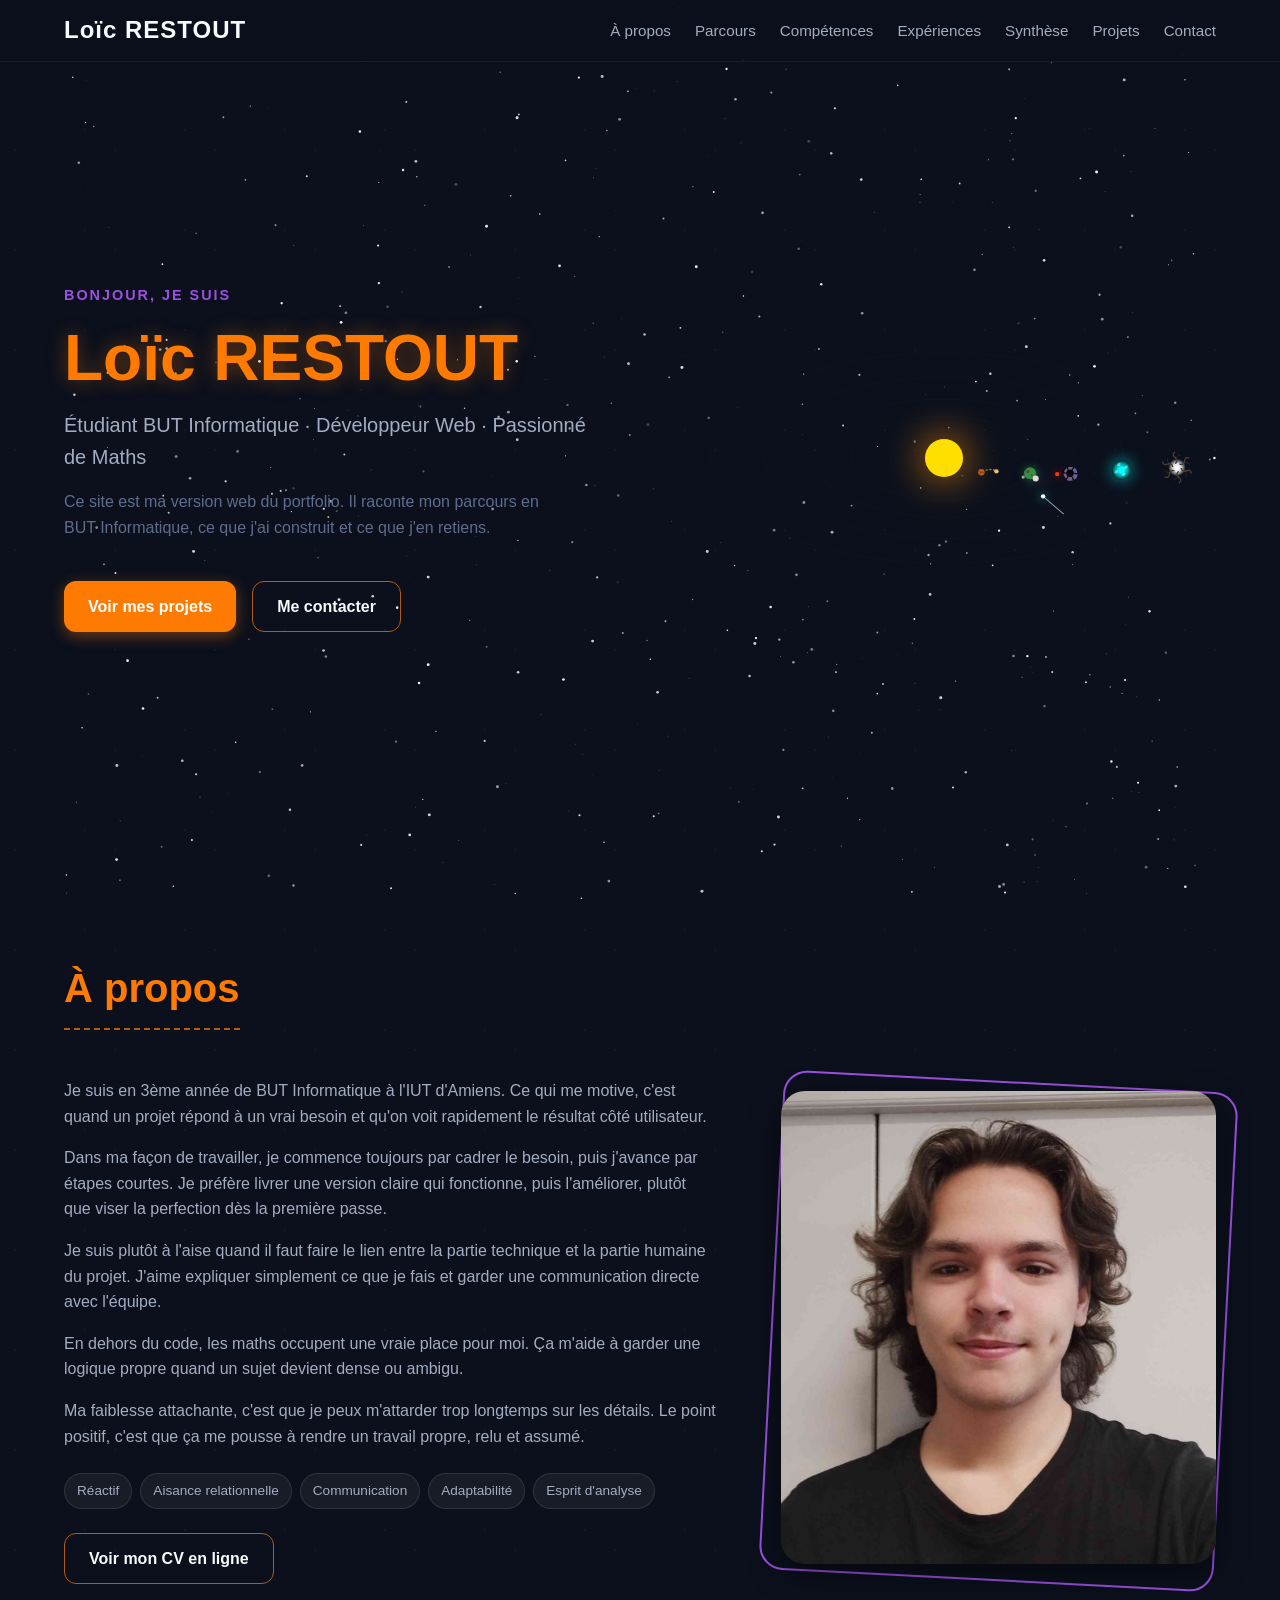
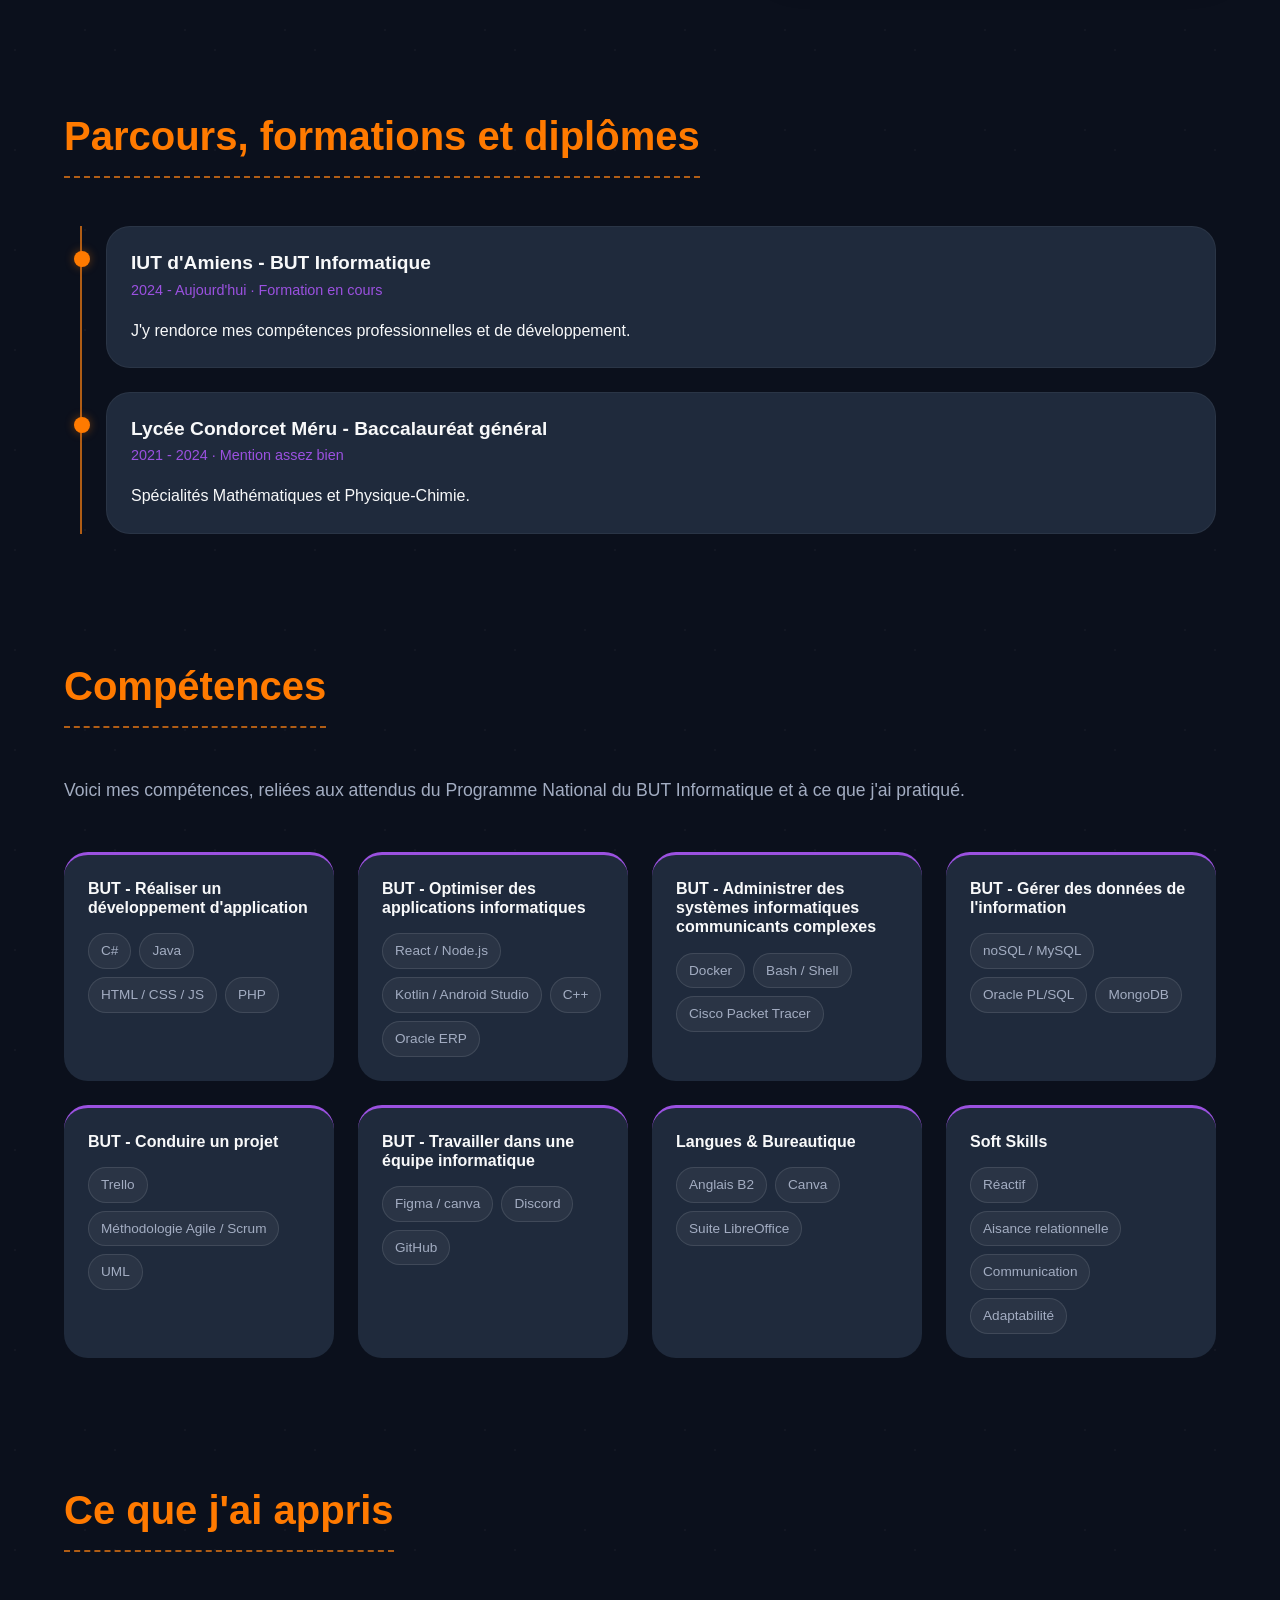
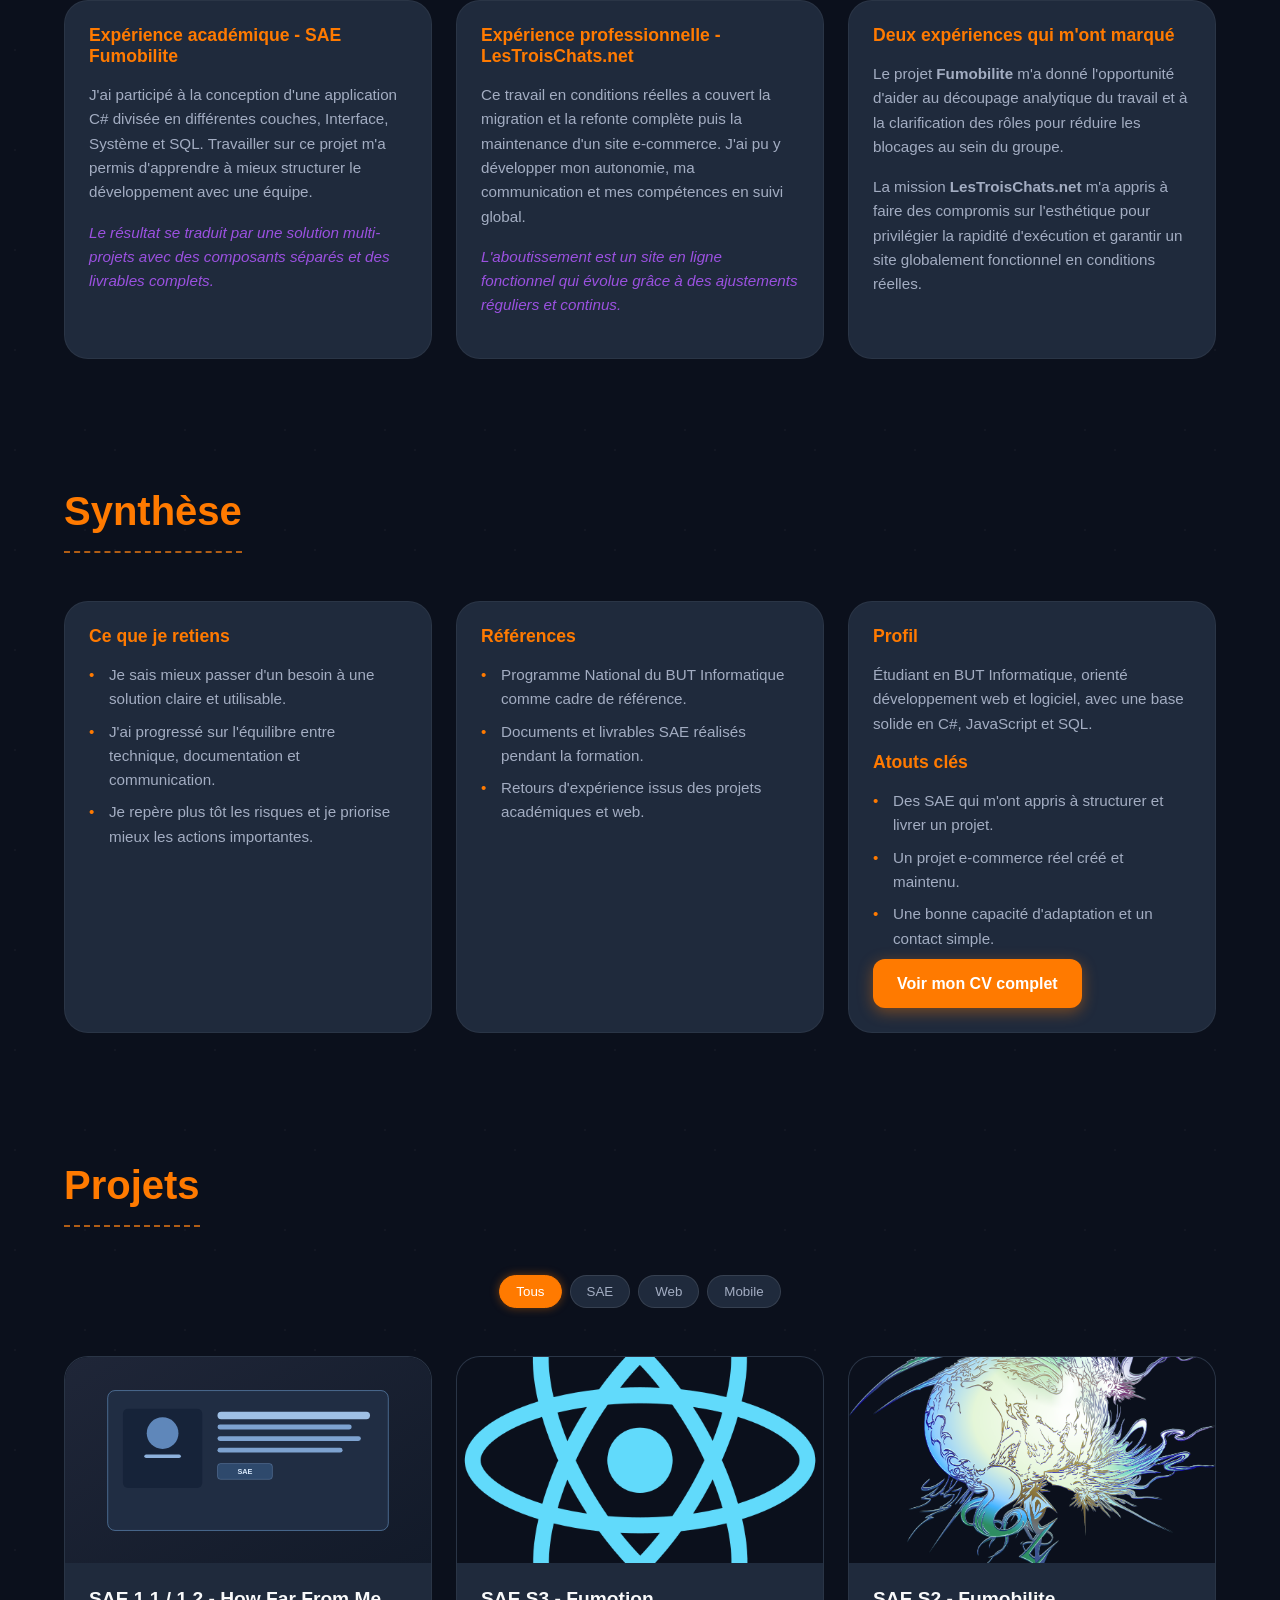
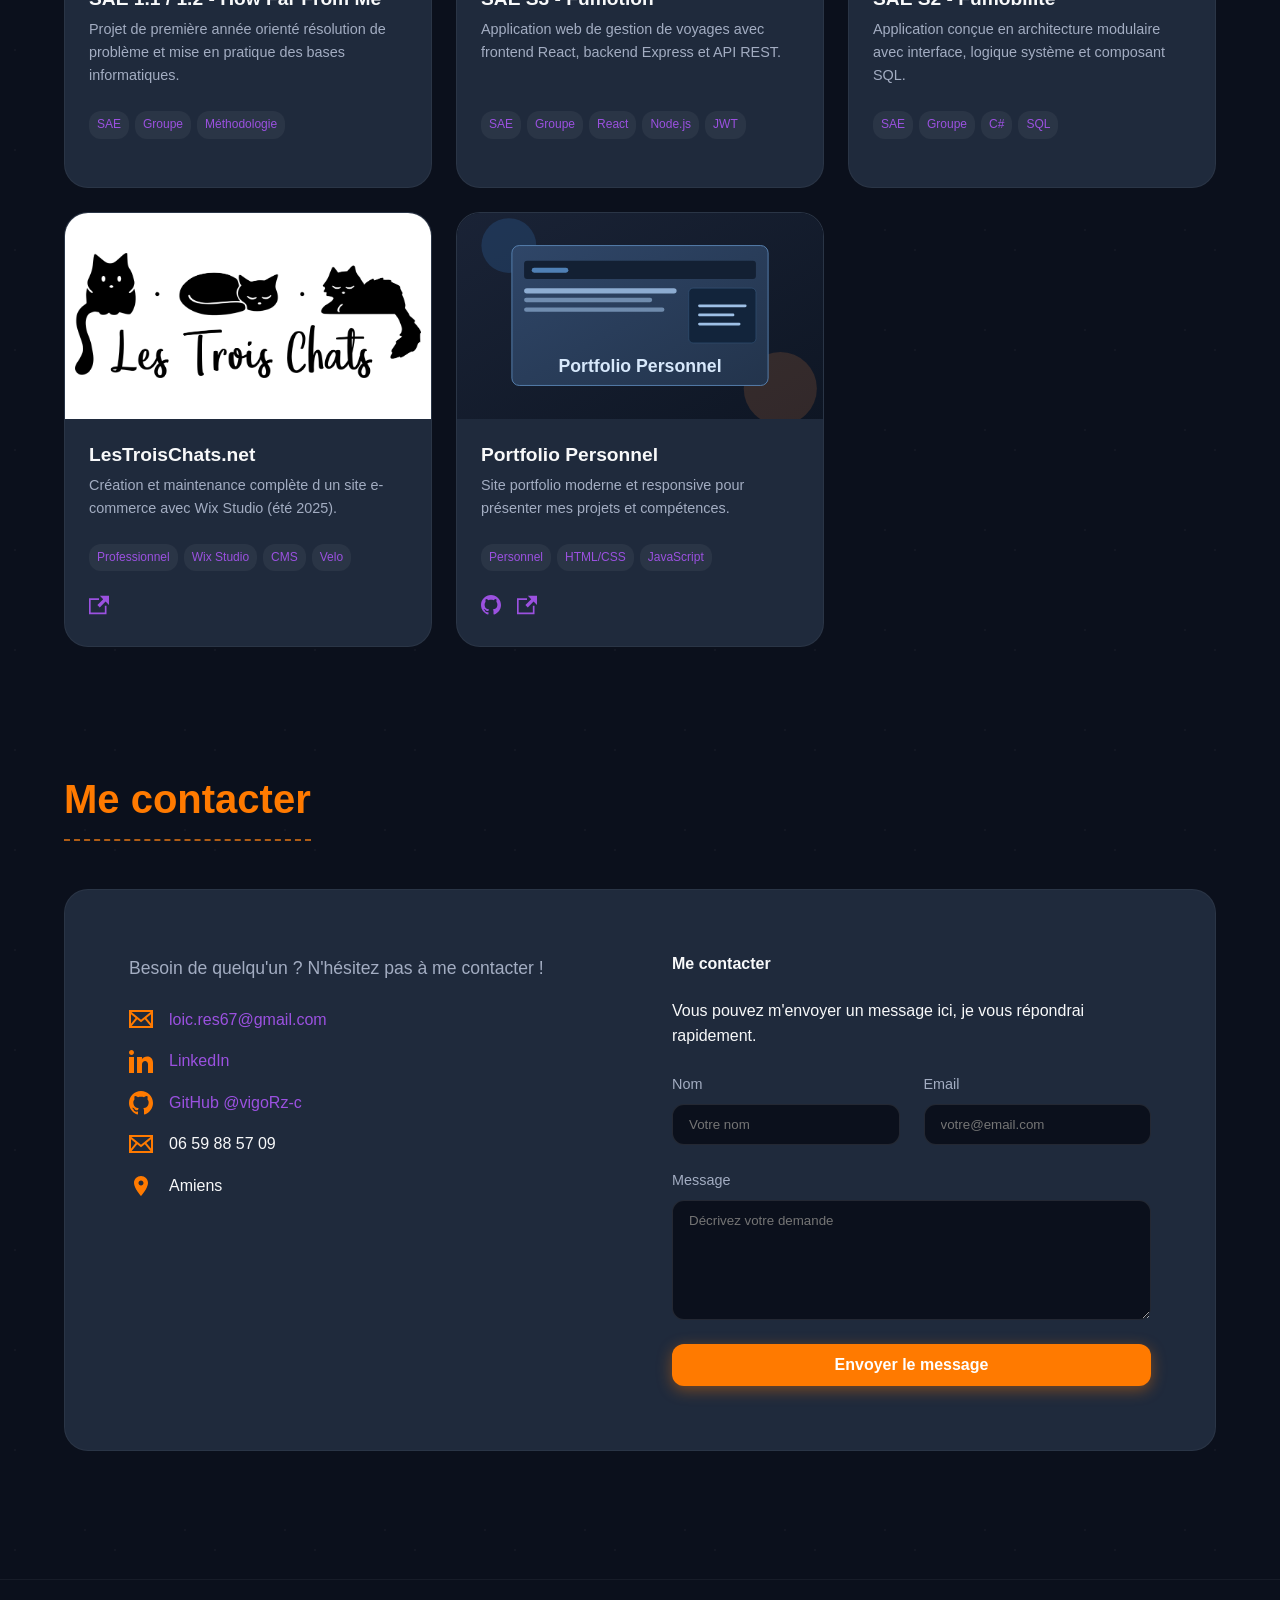
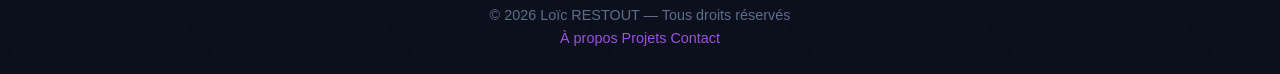
<file: index.html>
<!doctype html>
<html lang="fr">

<head>
  <meta charset="utf-8" />
  <meta name="viewport" content="width=device-width,initial-scale=1" />
  <title>Portfolio — Loïc RESTOUT</title>
  <meta name="description"
    content="Portfolio de Loïc RESTOUT — Étudiant BUT Informatique, Développeur Web. Découvre mes projets et compétences en C#, HTML/CSS, PL/SQL." />
  <meta name="author" content="Loïc RESTOUT" />
  <meta name="theme-color" content="#1A1614" />
  <meta property="og:type" content="website" />
  <meta property="og:url" content="https://vigoRz-c.github.io/portfolio" />
  <meta property="og:title" content="Portfolio — Loïc RESTOUT" />
  <meta property="og:description"
    content="Étudiant BUT Informatique à l'IUT d'Amiens, passionné par le développement web et la création d'outils numériques." />
  <meta property="og:image" content="https://vigoRz-c.github.io/portfolio/assets/images/photo.jpg" />
  <link rel="stylesheet" href="assets/css/styles.css">
  <link rel="stylesheet" href="assets/css/animations/solar-system.css">
</head>

<body>
  <header class="site-header" id="header">
    <div class="container">
      <h1 id="site-name" class="logo">Loïc RESTOUT</h1>
      <nav aria-label="Navigation principale">
        <ul class="nav-list" id="main-navigation">
          <li><a href="#about" class="nav-link">À propos</a></li>
          <li><a href="#journey" class="nav-link">Parcours</a></li>
          <li><a href="#skills" class="nav-link">Compétences</a></li>
          <li><a href="#experiences" class="nav-link">Expériences</a></li>
          <li><a href="#reflection" class="nav-link">Synthèse</a></li>
          <li><a href="#projects" class="nav-link">Projets</a></li>
          <li><a href="#contact" class="nav-link">Contact</a></li>
        </ul>
        <button class="mobile-toggle" id="mobile-toggle" aria-label="Menu" aria-expanded="false"
          aria-controls="main-navigation">
          <span></span>
          <span></span>
          <span></span>
        </button>
      </nav>
    </div>
  </header>

  <main class="container" id="main-content">
    <section id="hero" class="hero">
      <canvas id="starsCanvas" style="position: absolute; top: 0; left: 0; width: 100%; height: 100%; z-index: -1; pointer-events: none;"></canvas>
      <div class="hero-content">
        <p class="hero-greeting">Bonjour, je suis</p>
        <h2 class="hero-title"><span class="accent">Loïc RESTOUT</span></h2>
        <p class="lead">Étudiant BUT Informatique · Développeur Web · Passionné de Maths</p>

        <p class="hero-objective">Ce site est ma version web du portfolio. Il raconte mon parcours en BUT Informatique,
          ce que j'ai construit et ce que j'en retiens.</p>
        <div class="hero-cta">
          <a href="#projects" class="btn btn-primary">Voir mes projets</a>
          <a href="#contact" class="btn btn-secondary">Me contacter</a>
        </div>
      </div>
      <div class="hero-visual">
        <canvas id="solarSystemCanvas" style="width: 100%; height: 100%; display: block;"></canvas>
      </div>
    </section>

    <section id="about" class="section-about">
      <h3 class="section-title">À propos</h3>
      <div class="about-content">
        <div class="about-text">
          <p id="about-text">Je suis en 3ème année de BUT Informatique à l'IUT d'Amiens. Ce qui me motive, c'est quand
            un projet répond à un vrai besoin et qu'on voit rapidement le résultat côté utilisateur.</p>
          <p>Dans ma façon de travailler, je commence toujours par cadrer le besoin, puis j'avance par étapes courtes.
            Je préfère livrer une version claire qui fonctionne, puis l'améliorer, plutôt que viser la perfection dès la
            première passe.</p>
          <p>Je suis plutôt à l'aise quand il faut faire le lien entre la partie technique et la partie humaine du
            projet. J'aime expliquer simplement ce que je fais et garder une communication directe avec l'équipe.</p>
          <p>En dehors du code, les maths occupent une vraie place pour moi. Ça m'aide à garder une logique propre quand
            un sujet devient dense ou ambigu.</p>
          <p>Ma faiblesse attachante, c'est que je peux m'attarder trop longtemps sur les détails. Le point positif,
            c'est que ça me pousse à rendre un travail propre, relu et assumé.</p>
          <div class="quality-list" aria-label="Qualités principales">
            <span class="skill-badge">Réactif</span>
            <span class="skill-badge">Aisance relationnelle</span>
            <span class="skill-badge">Communication</span>
            <span class="skill-badge">Adaptabilité</span>
            <span class="skill-badge">Esprit d'analyse</span>
          </div>
          <a href="cv/cv.html" class="btn btn-secondary">Voir mon CV en ligne</a>
        </div>
        <div class="about-image">
          <img src="assets/images/photo.jpg" alt="Photo de Loïc RESTOUT" class="profile-img" loading="lazy"
            decoding="async" width="1329" height="1443" />
        </div>
      </div>
    </section>

    <section id="journey" class="section-journey">
      <h3 class="section-title">Parcours, formations et diplômes</h3>
      <div class="timeline">
        <article class="timeline-item">
          <h4>IUT d'Amiens - BUT Informatique</h4>
          <p class="timeline-meta">2024 - Aujourd'hui · Formation en cours</p>
          <p>J'y rendorce mes compétences professionnelles et de développement. </p>
        </article>
        <article class="timeline-item">
          <h4>Lycée Condorcet Méru - Baccalauréat général</h4>
          <p class="timeline-meta">2021 - 2024 · Mention assez bien </p>
          <p>Spécialités Mathématiques et Physique-Chimie.</p>
        </article>
      </div>
    </section>

    <section id="skills" class="section-skills">
      <h3 class="section-title">Compétences</h3>
      <p class="section-intro">Voici mes compétences, reliées aux attendus du Programme National du BUT Informatique et
        à ce que j'ai pratiqué.</p>
      <div class="skills-grid">
        <div class="skill-category">
          <h4>BUT - Réaliser un développement d'application</h4>
          <div class="skill-list">
            <span class="skill-badge">C#</span>
            <span class="skill-badge">Java</span>
            <span class="skill-badge">HTML / CSS / JS</span>
            <span class="skill-badge">PHP</span>
          </div>
        </div>
        <div class="skill-category">
          <h4>BUT - Optimiser des applications informatiques</h4>
          <div class="skill-list">
            <span class="skill-badge">React / Node.js</span>
            <span class="skill-badge">Kotlin / Android Studio</span>
            <span class="skill-badge">C++</span>
            <span class="skill-badge">Oracle ERP </span>
          </div>
        </div>
        <div class="skill-category">
          <h4>BUT - Administrer des systèmes informatiques communicants complexes</h4>
          <div class="skill-list">
            <span class="skill-badge">Docker</span>
            <span class="skill-badge">Bash / Shell</span>
            <span class="skill-badge">Cisco Packet Tracer</span>
          </div>
        </div>
        <div class="skill-category">
          <h4>BUT - Gérer des données de l'information</h4>
          <div class="skill-list">
            <span class="skill-badge">noSQL / MySQL</span>
            <span class="skill-badge">Oracle PL/SQL</span>
            <span class="skill-badge">MongoDB</span>
          </div>
        </div>
        <div class="skill-category">
          <h4>BUT - Conduire un projet</h4>
          <div class="skill-list">
            <span class="skill-badge">Trello</span>
            <span class="skill-badge">Méthodologie Agile / Scrum</span>
            <span class="skill-badge">UML</span>
          </div>
        </div>
        <div class="skill-category">
          <h4>BUT - Travailler dans une équipe informatique</h4>
          <div class="skill-list">
            <span class="skill-badge">Figma / canva</span>
            <span class="skill-badge">Discord</span>
            <span class="skill-badge">GitHub</span>
          </div>
        </div>
        <div class="skill-category">
          <h4>Langues & Bureautique</h4>
          <div class="skill-list">
            <span class="skill-badge">Anglais B2</span>
            <span class="skill-badge">Canva</span>
            <span class="skill-badge">Suite LibreOffice</span>
          </div>
        </div>
        <div class="skill-category">
          <h4>Soft Skills</h4>
          <div class="skill-list">
            <span class="skill-badge">Réactif</span>
            <span class="skill-badge">Aisance relationnelle</span>
            <span class="skill-badge">Communication</span>
            <span class="skill-badge">Adaptabilité</span>
          </div>
        </div>
      </div>
    </section>

    <section id="experiences" class="section-experiences">
      <h3 class="section-title">Ce que j'ai appris</h3>
      <div class="info-grid">
        <article class="info-card">
          <h4>Expérience académique - SAE Fumobilite</h4>
          <p>J'ai participé à la conception d'une application C# divisée en différentes couches, Interface, Système et
            SQL. Travailler sur ce projet m'a permis d'apprendre à mieux structurer le développement avec une équipe.
          </p>
          <p class="evidence">Le résultat se traduit par une solution multi-projets avec des composants séparés et des
            livrables complets.</p>
        </article>
        <article class="info-card">
          <h4>Expérience professionnelle - LesTroisChats.net</h4>
          <p>Ce travail en conditions réelles a couvert la migration et la refonte complète puis la maintenance d'un
            site e-commerce. J'ai pu y développer mon autonomie, ma communication et mes compétences en suivi global.
          </p>
          <p class="evidence">L'aboutissement est un site en ligne fonctionnel qui évolue grâce à des ajustements
            réguliers et continus.</p>
        </article>
        <article class="narrative-card">
          <h4>Deux expériences qui m'ont marqué</h4>
          <p>Le projet <strong>Fumobilite</strong> m'a donné l'opportunité d'aider au découpage analytique du travail et
            à la clarification des rôles pour réduire les blocages au sein du groupe.</p>
          <p>La mission <strong>LesTroisChats.net</strong> m'a appris à faire des compromis sur l'esthétique pour
            privilégier la rapidité d'exécution et garantir un site globalement fonctionnel en conditions réelles.</p>
        </article>
      </div>
    </section>

    <section id="reflection" class="section-reflection">
      <h3 class="section-title">Synthèse</h3>
      <div class="info-grid">
        <article class="info-card">
          <h4>Ce que je retiens</h4>
          <ul class="highlight-list">
            <li>Je sais mieux passer d'un besoin à une solution claire et utilisable.</li>
            <li>J'ai progressé sur l'équilibre entre technique, documentation et communication.</li>
            <li>Je repère plus tôt les risques et je priorise mieux les actions importantes.</li>
          </ul>
        </article>
        <article class="info-card">
          <h4>Références</h4>
          <ul class="highlight-list">
            <li>Programme National du BUT Informatique comme cadre de référence.</li>
            <li>Documents et livrables SAE réalisés pendant la formation.</li>
            <li>Retours d'expérience issus des projets académiques et web.</li>
          </ul>
        </article>
        <article class="info-card">
          <h4>Profil</h4>
          <p>Étudiant en BUT Informatique, orienté développement web et logiciel, avec une base solide en C#, JavaScript
            et SQL.</p>
          <h4>Atouts clés</h4>
          <ul class="highlight-list">
            <li>Des SAE qui m'ont appris à structurer et livrer un projet.</li>
            <li>Un projet e-commerce réel créé et maintenu.</li>
            <li>Une bonne capacité d'adaptation et un contact simple.</li>
          </ul>
          <a href="cv/cv.html" class="btn btn-primary">Voir mon CV complet</a>
        </article>
      </div>
    </section>

    <section id="projects" class="section-projects">
      <h3 class="section-title">Projets</h3>
      <div class="projects-filter">
        <button class="filter-btn active" data-filter="all">Tous</button>
        <button class="filter-btn" data-filter="sae">SAE</button>
        <button class="filter-btn" data-filter="web">Web</button>
        <button class="filter-btn" data-filter="mobile">Mobile</button>
      </div>
      <div id="projects-list" class="projects-grid">
        <!-- Les cartes sont générées dynamiquement via assets/js/script.js -->
      </div>
    </section>

    <section id="contact" class="section-contact">
      <h3 class="section-title">Me contacter</h3>
      <div class="contact-wrapper">
        <div class="contact-info">
          <p>Besoin de quelqu'un ? N'hésitez pas à me contacter !</p>
          <div class="contact-details">
            <div class="contact-item">
              <svg width="24" height="24" fill="currentColor">
                <use href="#icon-email" />
              </svg>
              <a id="email-link" href="mailto:loic.res67@gmail.com">loic.res67@gmail.com</a>
            </div>
            <div class="contact-item">
              <svg width="24" height="24" fill="currentColor">
                <use href="#icon-linkedin" />
              </svg>
              <a href="https://www.linkedin.com/in/lo%C3%AFc-restout-30027933a/" target="_blank"
                rel="noopener noreferrer">LinkedIn</a>
            </div>
            <div class="contact-item">
              <svg width="24" height="24" fill="currentColor">
                <use href="#icon-github" />
              </svg>
              <a href="https://github.com/vigoRz-c" target="_blank" rel="noopener noreferrer">GitHub @vigoRz-c</a>
            </div>
            <div class="contact-item">
              <svg width="24" height="24" fill="currentColor">
                <use href="#icon-email" />
              </svg>
              <span>06 59 88 57 09</span>
            </div>
            <div class="contact-item">
              <svg width="24" height="24" fill="currentColor">
                <use href="#icon-location" />
              </svg>
              <span>Amiens</span>
            </div>
          </div>
        </div>

        <!-- IMPORTANT: Remplacez 'YOUR_FORM_ID' par votre véritable ID Formspree (ex: https://formspree.io/f/xbjqvabz) pour recevoir vos emails -->
        <form class="contact-form" id="contact-form" action="https://formspree.io/f/YOUR_FORM_ID" method="POST">
          <h4 class="form-title">Me contacter</h4>
          <p class="form-subtitle">Vous pouvez m'envoyer un message ici, je vous répondrai rapidement.</p>
          <div class="form-row">
            <div class="form-group">
              <label for="name">Nom</label>
              <input type="text" id="name" name="name" placeholder="Votre nom" required />
            </div>
            <div class="form-group">
              <label for="email">Email</label>
              <input type="email" id="email" name="email" placeholder="votre@email.com" required />
            </div>
          </div>
          <div class="form-group">
            <label for="message">Message</label>
            <textarea id="message" name="message" rows="6" placeholder="Décrivez votre demande" required></textarea>
          </div>
          <button type="submit" class="btn btn-primary form-submit">Envoyer le message</button>
        </form>
      </div>
    </section>
  </main>

  <footer class="site-footer">
    <div class="container">
      <p>&copy; <span id="year"></span> Loïc RESTOUT — Tous droits réservés</p>
      <div class="footer-links">
        <a href="#about">À propos</a>
        <a href="#projects">Projets</a>
        <a href="#contact">Contact</a>
      </div>
    </div>
  </footer>

  <!-- SVG Icons -->
  <svg style="display:none;">
    <symbol id="icon-github" viewBox="0 0 24 24">
      <path
        d="M12 0c-6.626 0-12 5.373-12 12 0 5.302 3.438 9.8 8.207 11.387.599.111.793-.261.793-.577v-2.234c-3.338.726-4.033-1.416-4.033-1.416-.546-1.387-1.333-1.756-1.333-1.756-1.089-.745.083-.729.083-.729 1.205.084 1.839 1.237 1.839 1.237 1.07 1.834 2.807 1.304 3.492.997.107-.775.418-1.305.762-1.604-2.665-.305-5.467-1.334-5.467-5.931 0-1.311.469-2.381 1.236-3.221-.124-.303-.535-1.524.117-3.176 0 0 1.008-.322 3.301 1.23.957-.266 1.983-.399 3.003-.404 1.02.005 2.047.138 3.006.404 2.291-1.552 3.297-1.23 3.297-1.23.653 1.653.242 2.874.118 3.176.77.84 1.235 1.911 1.235 3.221 0 4.609-2.807 5.624-5.479 5.921.43.372.823 1.102.823 2.222v3.293c0 .319.192.694.801.576 4.765-1.589 8.199-6.086 8.199-11.386 0-6.627-5.373-12-12-12z" />
    </symbol>
    <symbol id="icon-external" viewBox="0 0 24 24">
      <path
        d="M21 13v10h-21v-19h12v2h-10v15h17v-8h2zm3-12h-10.988l4.035 4-6.977 7.07 2.828 2.828 6.977-7.07 4.125 4.172v-11z" />
    </symbol>
    <symbol id="icon-email" viewBox="0 0 24 24">
      <path
        d="M0 3v18h24v-18h-24zm6.623 7.929l-4.623 5.712v-9.458l4.623 3.746zm-4.141-5.929h19.035l-9.517 7.713-9.518-7.713zm5.694 7.188l3.824 3.099 3.83-3.104 5.612 6.817h-18.779l5.513-6.812zm9.208-1.264l4.616-3.741v9.348l-4.616-5.607z" />
    </symbol>
    <symbol id="icon-linkedin" viewBox="0 0 24 24">
      <path
        d="M4.98 3.5c0 1.381-1.11 2.5-2.48 2.5s-2.48-1.119-2.48-2.5c0-1.38 1.11-2.5 2.48-2.5s2.48 1.12 2.48 2.5zm.02 4.5h-5v16h5v-16zm7.982 0h-4.968v16h4.969v-8.399c0-4.67 6.029-5.052 6.029 0v8.399h4.988v-10.131c0-7.88-8.922-7.593-11.018-3.714v-2.155z" />
    </symbol>
    <symbol id="icon-location" viewBox="0 0 24 24">
      <path
        d="M12 2C8.13 2 5 5.13 5 9c0 5.25 7 13 7 13s7-7.75 7-13c0-3.87-3.13-7-7-7zm0 9.5c-1.38 0-2.5-1.12-2.5-2.5s1.12-2.5 2.5-2.5 2.5 1.12 2.5 2.5-1.12 2.5-2.5 2.5z" />
    </symbol>
  </svg>

  <script src="assets/js/projects-data.js" defer></script>
  <script src="assets/js/script.js" defer></script>
  <script src="assets/js/outer-wilds.js" defer></script>
</body>

</html>
</file>
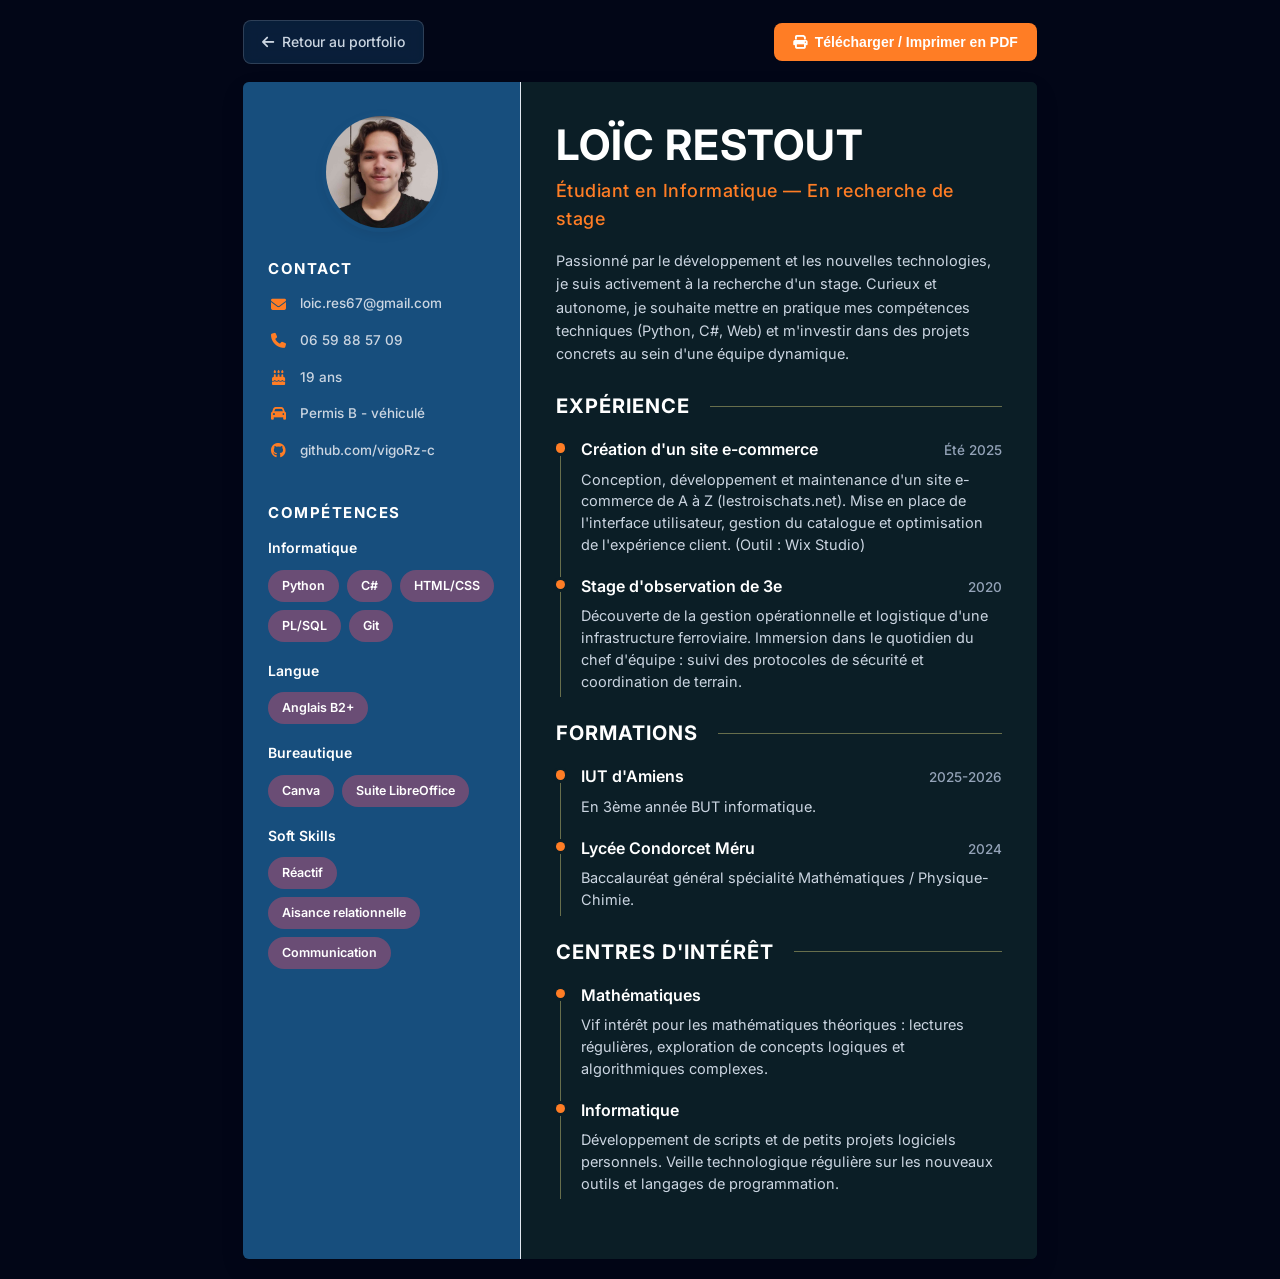
<file: cv/cv.html>
<!DOCTYPE html>
<html lang="fr">

<head>
    <meta charset="UTF-8">
    <meta name="viewport" content="width=device-width, initial-scale=1.0">
    <title>CV - Loïc RESTOUT</title>

    <!-- Polices Google : Inter -->
    <link rel="preconnect" href="https://fonts.googleapis.com">
    <link rel="preconnect" href="https://fonts.gstatic.com" crossorigin>
    <link href="https://fonts.googleapis.com/css2?family=Inter:wght@300;400;500;600;700&display=swap" rel="stylesheet">

    <!-- FontAwesome pour les icônes -->
    <link rel="stylesheet" href="https://cdnjs.cloudflare.com/ajax/libs/font-awesome/6.4.0/css/all.min.css">

    <!-- Fichier CSS externe -->
    <link rel="stylesheet" href="style.css">
</head>

<body>
    <!-- Barre d'actions supérieure : retour portfolio et téléchargement PDF -->
    <nav class="cv-actions-bar" aria-label="Actions du CV">
        <a href="../index.html" class="cv-action-btn">
            <i class="fas fa-arrow-left"></i> Retour au portfolio
        </a>
        <button type="button" onclick="window.print()" class="cv-action-btn cv-action-btn-primary">
            <i class="fas fa-print"></i> Télécharger / Imprimer en PDF
        </button>
    </nav>

    <div class="cv-container">
        <!-- ================= Colonne Gauche ================= -->
        <aside class="left-column">
            <!-- Photo -->
            <div class="profile-container">
                <img src="IMG_20251013_133218 (1).jpg" alt="Loïc RESTOUT" class="profile-pic">
            </div>

            <!-- Contact -->
            <h2>Contact</h2>
            <ul class="contact-list">
                <li class="contact-item">
                    <i class="fas fa-envelope"></i>
                    loic.res67@gmail.com
                </li>
                <li class="contact-item">
                    <i class="fas fa-phone"></i>
                    06 59 88 57 09
                </li>
                <li class="contact-item">
                    <i class="fas fa-birthday-cake"></i>
                    19 ans
                </li>
                <li class="contact-item">
                    <i class="fas fa-car"></i>
                    Permis B - véhiculé
                </li>
                <li class="contact-item">
                    <i class="fa-brands fa-github"></i>
                    github.com/vigoRz-c
                </li>
            </ul>

            <!-- Compétences & Soft Skills -->
            <h2>Compétences</h2>

            <div class="skills-group">
                <h3>Informatique</h3>
                <div class="badges-container">
                    <span class="badge">Python</span>
                    <span class="badge">C#</span>
                    <span class="badge">HTML/CSS</span>
                    <span class="badge">PL/SQL</span>
                    <span class="badge">Git</span>
                </div>
            </div>

            <div class="skills-group">
                <h3>Langue</h3>
                <div class="badges-container">
                    <span class="badge">Anglais B2+</span>
                </div>
            </div>

            <div class="skills-group">
                <h3>Bureautique</h3>
                <div class="badges-container">
                    <span class="badge">Canva</span>
                    <span class="badge">Suite LibreOffice</span>
                </div>
            </div>

            <div class="skills-group">
                <h3>Soft Skills</h3>
                <div class="badges-container">
                    <span class="badge">Réactif</span>
                    <span class="badge">Aisance relationnelle</span>
                    <span class="badge">Communication</span>
                </div>
            </div>
        </aside>

        <!-- ================= Colonne Droite ================= -->
        <main class="right-column">
            <!-- En-tête / Nom -->
            <header class="header">
                <h1>Loïc RESTOUT</h1>
                <div class="subtitle">Étudiant en Informatique — En recherche de stage</div>
                <p style="margin-top: 15px; font-size: 14.5px; color: var(--text-main); line-height: 1.6;">
                    Passionné par le développement et les nouvelles technologies, je suis activement à la recherche d'un
                    stage. Curieux et autonome, je souhaite mettre en pratique mes compétences techniques (Python, C#,
                    Web) et m'investir dans des projets concrets au sein d'une équipe dynamique.
                </p>
            </header>

            <!-- Expérience -->
            <h2>Expérience</h2>
            <div class="timeline">
                <div class="timeline-item">
                    <div class="timeline-header">
                        <span class="timeline-title">Création d'un site e-commerce</span>
                        <span class="timeline-date">Été 2025</span>
                    </div>
                    <div class="timeline-desc">
                        Conception, développement et maintenance d'un site e-commerce de A à Z (lestroischats.net). Mise
                        en place de l'interface utilisateur, gestion du catalogue et optimisation de l'expérience
                        client. (Outil : Wix Studio)
                    </div>
                </div>

                <div class="timeline-item">
                    <div class="timeline-header">
                        <span class="timeline-title">Stage d'observation de 3e</span>
                        <span class="timeline-date">2020</span>
                    </div>
                    <div class="timeline-desc">
                        Découverte de la gestion opérationnelle et logistique d'une infrastructure ferroviaire.
                        Immersion dans le quotidien du chef d'équipe : suivi des protocoles de sécurité et coordination
                        de terrain.
                    </div>
                </div>
            </div>

            <!-- Formations -->
            <h2>Formations</h2>
            <div class="timeline">
                <div class="timeline-item">
                    <div class="timeline-header">
                        <span class="timeline-title">IUT d'Amiens</span>
                        <span class="timeline-date">2025-2026</span>
                    </div>
                    <div class="timeline-desc">
                        En 3ème année BUT informatique.
                    </div>
                </div>

                <div class="timeline-item">
                    <div class="timeline-header">
                        <span class="timeline-title">Lycée Condorcet Méru</span>
                        <span class="timeline-date">2024</span>
                    </div>
                    <div class="timeline-desc">
                        Baccalauréat général spécialité Mathématiques / Physique-Chimie.
                    </div>
                </div>
            </div>

            <!-- Centres d'intérêt -->
            <h2>Centres d'intérêt</h2>
            <div class="timeline">
                <div class="timeline-item">
                    <div class="timeline-header">
                        <span class="timeline-title">Mathématiques</span>
                    </div>
                    <div class="timeline-desc interest">
                        Vif intérêt pour les mathématiques théoriques : lectures régulières, exploration de concepts
                        logiques et algorithmiques complexes.
                    </div>
                </div>

                <div class="timeline-item">
                    <div class="timeline-header">
                        <span class="timeline-title">Informatique</span>
                    </div>
                    <div class="timeline-desc interest">
                        Développement de scripts et de petits projets logiciels personnels. Veille technologique
                        régulière sur les nouveaux outils et langages de programmation.
                    </div>
                </div>
            </div>
        </main>
    </div>
</body>

</html>
</file>
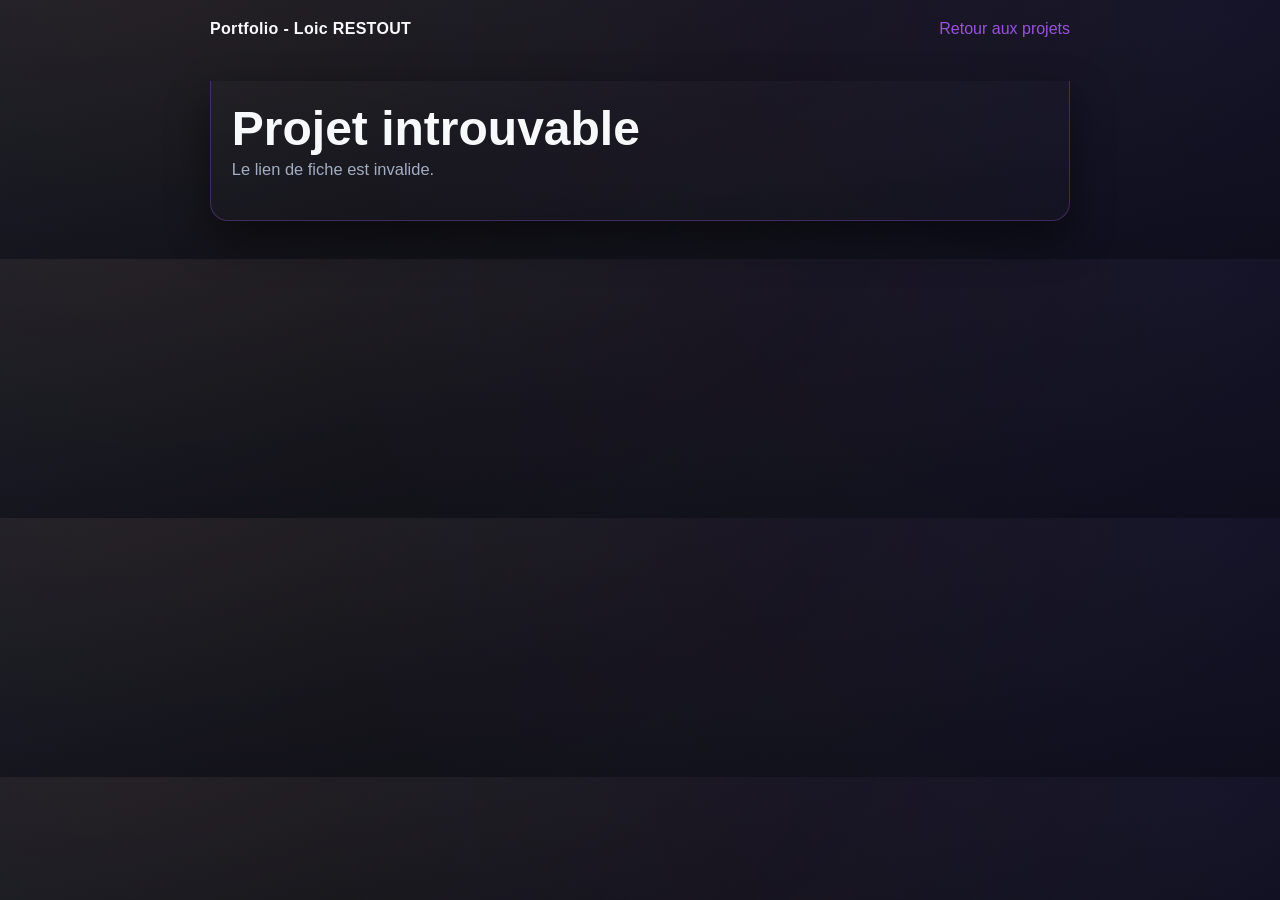
<file: projects/project.html>
<!doctype html>
<html lang="fr">
<head>
  <meta charset="utf-8" />
  <meta name="viewport" content="width=device-width, initial-scale=1" />
  <title id="page-title">Fiche projet</title>
  <link rel="stylesheet" href="../assets/css/project-page.css" />
</head>
<body>
  <header class="project-header">
    <div class="container project-nav">
      <div class="brand">Portfolio - Loic RESTOUT</div>
      <a id="back-link" href="../index.html#projects">Retour aux projets</a>
    </div>
  </header>

  <main id="page-main" class="container main"></main>

  <script src="../assets/js/projects-data.js" defer></script>
  <script src="../assets/js/project-pages.js" defer></script>
</body>
</html>
</file>
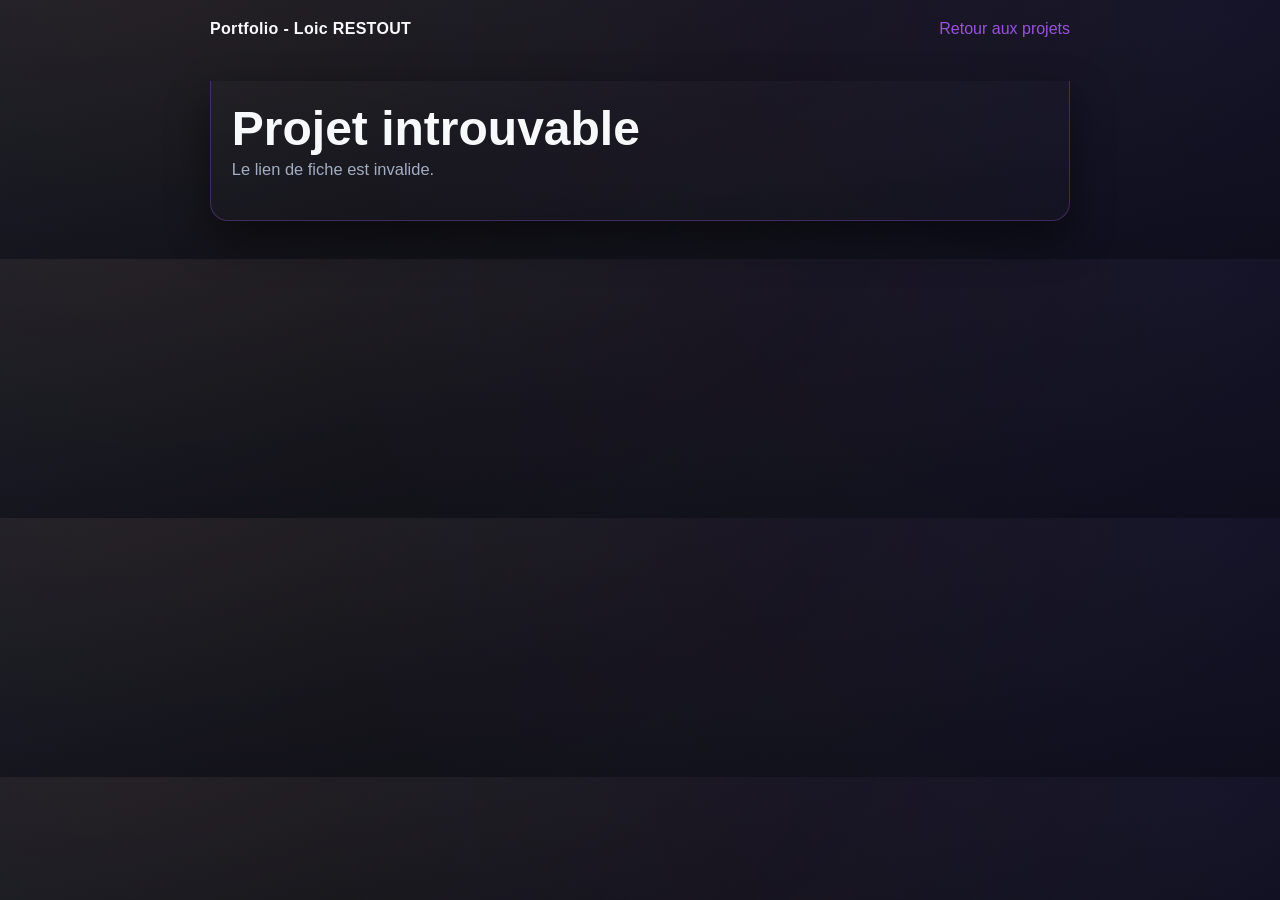
<file: projects/source.html>
<!doctype html>
<html lang="fr">
<head>
  <meta charset="utf-8" />
  <meta name="viewport" content="width=device-width, initial-scale=1" />
  <title id="page-title">Source code</title>
  <link rel="stylesheet" href="../assets/css/project-page.css" />
</head>
<body>
  <header class="project-header">
    <div class="container project-nav">
      <div class="brand">Portfolio - Loic RESTOUT</div>
      <a id="back-link" href="../index.html#projects">Retour aux projets</a>
    </div>
  </header>

  <main id="page-main" class="container main"></main>

  <script src="../assets/js/projects-data.js" defer></script>
  <script src="../assets/js/project-pages.js" defer></script>
</body>
</html>
</file>
<file: assets/css/styles.css>
/* ============================================
   Variables CSS et Configuration - OUTER WILDS
============================================ */
:root {
  --bg-primary: #0b101c; /* Espace profond */
  --bg-secondary: #141c2c; /* Espace éclairé */
  --bg-card: #1f2a3c; /* Rocaille Timber Hearth */
  --bg-card-hover: #2a3850;
  
  --text-primary: #f8f9fa; /* Lumière des étoiles */
  --text-secondary: #a3adc2; /* Étoile lointaine */
  --text-muted: #5d6d8c;
  
  --accent-primary: #ff7a00; /* Feu de camp Orange */
  --accent-secondary: #9b51e0; /* Quantique / Oeil de l'univers Cyan */
  --accent-tertiary: #b05d15; /* Bois rustique */
  
  --accent-glow: rgba(255, 122, 0, 0.4);
  --purple-glow: rgba(155, 81, 224, 0.4);
  
  --success: #67d079;
  --warning: #f1b34a;
  --danger: #e25822;
  
  --max-width: 1200px;
  --spacing-xs: 8px;
  --spacing-sm: 16px;
  --spacing-md: 24px;
  --spacing-lg: 48px;
  --spacing-xl: 64px;
  
  --radius: 24px;
  --radius-sm: 12px;
  --transition: 0.3s cubic-bezier(0.4, 0, 0.2, 1);
}

/* ============================================
   Reset et Base
============================================ */
* {
  margin: 0;
  padding: 0;
  box-sizing: border-box;
}

html {
  scroll-behavior: smooth;
  scroll-padding-top: 80px;
}

body {
  font-family: 'Segoe UI', Roboto, Helvetica, Arial, sans-serif;
  background-color: var(--bg-primary);
  color: var(--text-primary);
  line-height: 1.6;
  background-image: 
    radial-gradient(circle at 15% 50%, rgba(255,255,255,0.03) 1px, transparent 1px),
    radial-gradient(circle at 85% 30%, rgba(255,255,255,0.03) 1px, transparent 1px);
  background-size: 100px 100px;
  overflow-x: hidden;
}

.container {
  max-width: var(--max-width);
  margin: 0 auto;
  padding: 0 var(--spacing-md);
}

h1, h2, h3, h4, h5, h6 {
  font-weight: 700;
  line-height: 1.2;
}

h3.section-title {
  font-size: 2.5rem;
  color: var(--accent-primary);
  margin-bottom: var(--spacing-lg);
  border-bottom: 2px dashed var(--accent-tertiary);
  padding-bottom: var(--spacing-sm);
  display: inline-block;
}

a {
  color: var(--accent-secondary);
  text-decoration: none;
  transition: var(--transition);
}

a:hover {
  text-shadow: 0 0 8px var(--purple-glow);
}

/* ============================================
   Boutons
============================================ */
.btn {
  display: inline-flex;
  align-items: center;
  justify-content: center;
  padding: 12px 24px;
  border-radius: var(--radius-sm);
  font-weight: 600;
  cursor: pointer;
  transition: var(--transition);
  border: none;
  font-size: 1rem;
}

.btn-primary {
  background: var(--accent-primary);
  color: #fff;
  box-shadow: 0 4px 15px var(--accent-glow);
}

.btn-primary:hover {
  transform: translateY(-2px);
  box-shadow: 0 6px 20px var(--accent-glow);
  color: #fff;
}

.btn-secondary {
  background: transparent;
  color: var(--text-primary);
  border: 1px solid var(--accent-tertiary);
}

.btn-secondary:hover {
  border-color: var(--accent-primary);
  background: rgba(255, 122, 0, 0.1);
}

.btn-outline {
  background: transparent;
  color: var(--accent-secondary);
  border: 1px solid var(--accent-secondary);
}
.btn-outline:hover {
  background: rgba(0, 240, 255, 0.1);
  box-shadow: 0 0 15px var(--purple-glow);
}

/* ============================================
   Header & Navigation
============================================ */
.site-header {
  position: fixed;
  top: 0;
  width: 100%;
  background: rgba(11, 16, 28, 0.85);
  backdrop-filter: blur(10px);
  -webkit-backdrop-filter: blur(10px);
  z-index: 1000;
  padding: 16px 0;
  border-bottom: 1px solid rgba(255, 255, 255, 0.05);
}

.site-header .container {
  display: flex;
  justify-content: space-between;
  align-items: center;
}

.logo {
  font-size: 1.5rem;
  color: var(--text-primary);
  letter-spacing: 1px;
}

.nav-list {
  display: flex;
  list-style: none;
  gap: var(--spacing-md);
}

.nav-link {
  color: var(--text-secondary);
  font-size: 0.95rem;
  font-weight: 500;
}

.nav-link:hover {
  color: var(--accent-primary);
  text-shadow: 0 0 10px var(--accent-glow);
}

.mobile-toggle {
  display: none;
  background: none;
  border: none;
  cursor: pointer;
  flex-direction: column;
  gap: 5px;
  z-index: 1001;
}

.mobile-toggle span {
  display: block;
  width: 25px;
  height: 2px;
  background-color: var(--text-primary);
  transition: var(--transition);
}

/* ============================================
   Hero Section
============================================ */
.hero {
  min-height: 100vh;
  display: grid;
  grid-template-columns: 1fr 1fr;
  align-items: center;
  gap: var(--spacing-xl);
  padding-top: 80px;
  position: relative;
}

.hero-content {
  display: flex;
  flex-direction: column;
  gap: var(--spacing-sm);
}

.hero-greeting {
  color: var(--accent-secondary);
  font-weight: 600;
  letter-spacing: 2px;
  text-transform: uppercase;
  font-size: 0.9rem;
}

.hero-title {
  font-size: 4rem;
  line-height: 1.1;
  color: var(--text-primary);
}

.hero-title .accent {
  color: var(--accent-primary);
  text-shadow: 0 0 20px var(--accent-glow);
}

.lead {
  font-size: 1.25rem;
  color: var(--text-secondary);
}

.hero-objective {
  color: var(--text-muted);
  max-width: 500px;
  margin-bottom: var(--spacing-md);
}

.hero-cta {
  display: flex;
  gap: var(--spacing-sm);
}


/* ============================================
   Sections Communes
============================================ */
section {
  padding: var(--spacing-xl) 0;
}

/* ============================================
   About Section
============================================ */
.about-content {
  display: grid;
  grid-template-columns: 3fr 2fr;
  gap: var(--spacing-xl);
  align-items: center;
}

.about-text p {
  margin-bottom: var(--spacing-sm);
  color: var(--text-secondary);
}

.quality-list {
  display: flex;
  flex-wrap: wrap;
  gap: var(--spacing-xs);
  margin: var(--spacing-md) 0;
}

.about-image {
  position: relative;
}

.about-image::before {
  content: '';
  position: absolute;
  inset: -10px;
  border: 2px solid var(--accent-secondary);
  border-radius: var(--radius);
  z-index: -1;
  transform: rotate(3deg);
  transition: var(--transition);
}

.about-image:hover::before {
  transform: rotate(0deg);
}

.profile-img {
  width: 100%;
  height: auto;
  border-radius: var(--radius);
  box-shadow: 0 10px 30px rgba(0,0,0,0.5);
  object-fit: cover;
}

/* ============================================
   Parcours (Timeline)
============================================ */
.timeline {
  display: flex;
  flex-direction: column;
  gap: var(--spacing-md);
  border-left: 2px solid var(--accent-tertiary);
  padding-left: var(--spacing-md);
  margin-left: var(--spacing-sm);
}

.timeline-item {
  position: relative;
  background: var(--bg-card);
  padding: var(--spacing-md);
  border-radius: var(--radius);
  border: 1px solid rgba(255,255,255,0.05);
}

.timeline-item::before {
  content: '';
  position: absolute;
  left: calc(var(--spacing-md) * -1 - 9px);
  top: 24px;
  width: 16px;
  height: 16px;
  background: var(--accent-primary);
  border-radius: 50%;
  box-shadow: 0 0 10px var(--accent-glow);
}

.timeline-item h4 {
  color: var(--text-primary);
  font-size: 1.2rem;
  margin-bottom: 4px;
}

.timeline-meta {
  font-size: 0.9rem;
  color: var(--accent-secondary);
  margin-bottom: var(--spacing-sm);
}

/* ============================================
   Compétences
============================================ */
.section-intro {
  margin-bottom: var(--spacing-lg);
  color: var(--text-secondary);
  font-size: 1.1rem;
}

.skills-grid {
  display: grid;
  grid-template-columns: repeat(auto-fit, minmax(250px, 1fr));
  gap: var(--spacing-md);
}

.skill-category {
  background: var(--bg-card);
  padding: var(--spacing-md);
  border-radius: var(--radius);
  border-top: 3px solid var(--accent-secondary);
}

.skill-category h4 {
  color: var(--text-primary);
  margin-bottom: var(--spacing-sm);
}

.skill-list {
  display: flex;
  flex-wrap: wrap;
  gap: var(--spacing-xs);
}

.skill-badge {
  background: rgba(255,255,255,0.05);
  color: var(--text-secondary);
  padding: 6px 12px;
  border-radius: 50px;
  font-size: 0.85rem;
  border: 1px solid rgba(255,255,255,0.1);
  transition: var(--transition);
}

.skill-badge:hover {
  background: rgba(0, 240, 255, 0.1);
  color: var(--accent-secondary);
  border-color: var(--accent-secondary);
}

/* ============================================
   Grilles d'informations (Expériences & Synthèse)
============================================ */
.info-grid {
  display: grid;
  grid-template-columns: repeat(auto-fit, minmax(300px, 1fr));
  gap: var(--spacing-md);
}

.info-card, .narrative-card {
  background: var(--bg-card);
  padding: var(--spacing-md);
  border-radius: var(--radius);
  border: 1px solid rgba(255,255,255,0.05);
}

.info-card h4, .narrative-card h4 {
  color: var(--accent-primary);
  margin-bottom: var(--spacing-sm);
  font-size: 1.1rem;
}

.info-card p, .narrative-card p {
  color: var(--text-secondary);
  margin-bottom: var(--spacing-sm);
  font-size: 0.95rem;
}

.info-card .evidence {
  color: var(--accent-secondary);
  font-style: italic;
  margin-top: auto;
}

.highlight-list {
  list-style: none;
}

.highlight-list li {
  position: relative;
  padding-left: 20px;
  margin-bottom: 8px;
  color: var(--text-secondary);
  font-size: 0.95rem;
}

.highlight-list li::before {
  content: '•';
  position: absolute;
  left: 0;
  color: var(--accent-primary);
}

/* ============================================
   Projets
============================================ */
.projects-filter {
  display: flex;
  flex-wrap: wrap;
  gap: var(--spacing-xs);
  margin-bottom: var(--spacing-lg);
  justify-content: center;
}

.filter-btn {
  background: var(--bg-card);
  color: var(--text-secondary);
  border: 1px solid rgba(255,255,255,0.1);
  padding: 8px 16px;
  border-radius: 50px;
  cursor: pointer;
  transition: var(--transition);
  font-weight: 500;
}

.filter-btn:hover, .filter-btn.active {
  background: var(--accent-primary);
  color: #fff;
  border-color: var(--accent-primary);
  box-shadow: 0 0 10px var(--accent-glow);
}

.projects-grid {
  display: grid;
  grid-template-columns: repeat(auto-fill, minmax(320px, 1fr));
  gap: var(--spacing-md);
}

.no-projects-message {
  grid-column: 1 / -1;
  text-align: center;
  padding: var(--spacing-xl) var(--spacing-md);
  color: var(--text-secondary);
  font-size: 1.1rem;
  background: var(--bg-card);
  border-radius: var(--radius);
  border: 1px dashed var(--accent-tertiary);
  margin: var(--spacing-md) 0;
}

.project-card {
  background: var(--bg-card);
  border-radius: var(--radius);
  overflow: hidden;
  border: 1px solid rgba(255,255,255,0.05);
  transition: var(--transition);
  display: flex;
  flex-direction: column;
}

.project-card:hover {
  transform: translateY(-5px);
  border-color: var(--accent-secondary);
  box-shadow: 0 10px 25px var(--purple-glow);
}

.project-img-wrapper {
  position: relative;
  padding-top: 56.25%; /* 16:9 Aspect Ratio */
  overflow: hidden;
  background: var(--bg-primary);
}

.project-img-wrapper img {
  position: absolute;
  top: 0;
  left: 0;
  width: 100%;
  height: 100%;
  object-fit: cover;
  transition: transform 0.5s ease;
}

.project-img-light {
  background-color: #fff;
  padding: 10px;
  object-fit: contain !important;
}

.project-card:hover .project-img-wrapper img {
  transform: scale(1.05);
}

.project-content {
  padding: var(--spacing-md);
  display: flex;
  flex-direction: column;
  flex-grow: 1;
}

.project-content h4 {
  font-size: 1.2rem;
  margin-bottom: var(--spacing-xs);
}

.project-content p {
  color: var(--text-secondary);
  font-size: 0.9rem;
  margin-bottom: var(--spacing-md);
  flex-grow: 1;
}

.project-tags {
  display: flex;
  flex-wrap: wrap;
  gap: 6px;
  margin-bottom: var(--spacing-md);
}

.project-tags span {
  background: rgba(255,255,255,0.05);
  padding: 4px 8px;
  border-radius: var(--radius-sm);
  font-size: 0.75rem;
  color: var(--accent-secondary);
}

.project-links {
  display: flex;
  gap: var(--spacing-sm);
}

/* ============================================
   Contact
============================================ */
.contact-wrapper {
  display: grid;
  grid-template-columns: 1fr 1fr;
  gap: var(--spacing-xl);
  background: var(--bg-card);
  padding: var(--spacing-xl);
  border-radius: var(--radius);
  border: 1px solid rgba(255,255,255,0.05);
}

.contact-info p {
  color: var(--text-secondary);
  margin-bottom: var(--spacing-md);
  font-size: 1.1rem;
}

.contact-details {
  display: flex;
  flex-direction: column;
  gap: var(--spacing-sm);
}

.contact-item {
  display: flex;
  align-items: center;
  gap: var(--spacing-sm);
  color: var(--text-primary);
}

.contact-item svg {
  color: var(--accent-primary);
}

.contact-form {
  display: flex;
  flex-direction: column;
  gap: var(--spacing-md);
}

.form-row {
  display: grid;
  grid-template-columns: 1fr 1fr;
  gap: var(--spacing-md);
}

.form-group {
  display: flex;
  flex-direction: column;
  gap: 8px;
}

.form-group label {
  font-size: 0.9rem;
  color: var(--text-secondary);
  font-weight: 500;
}

.form-group input, 
.form-group textarea {
  padding: 12px 16px;
  background: var(--bg-primary);
  border: 1px solid rgba(255,255,255,0.1);
  color: var(--text-primary);
  border-radius: var(--radius-sm);
  font-family: inherit;
  transition: var(--transition);
}

.form-group input:focus, 
.form-group textarea:focus {
  outline: none;
  border-color: var(--accent-secondary);
  box-shadow: 0 0 10px var(--purple-glow);
}

.form-group textarea {
  resize: vertical;
  min-height: 120px;
}

/* ============================================
   Footer
============================================ */
.site-footer {
  text-align: center;
  padding: var(--spacing-md);
  border-top: 1px solid rgba(255,255,255,0.05);
  color: var(--text-muted);
  font-size: 0.9rem;
  margin-top: var(--spacing-xl);
}

/* ============================================
   Responsive Design
============================================ */
@media (max-width: 992px) {
  .hero {
    grid-template-columns: 1fr;
    text-align: center;
    padding-top: 120px;
  }
  
  .hero-content {
    align-items: center;
  }
  
  .contact-wrapper {
    grid-template-columns: 1fr;
    padding: var(--spacing-md);
  }
  
  .about-content {
    grid-template-columns: 1fr;
  }
}

@media (max-width: 768px) {
  .hero-title {
    font-size: 2.8rem;
  }
  
  .hero-visual {
    height: 350px;
  }
  
  .form-row {
    grid-template-columns: 1fr;
  }
  
  .nav-list {
    position: fixed;
    top: 60px;
    left: -100%;
    width: 100vw;
    height: calc(100vh - 60px);
    background: rgba(11, 16, 28, 0.98);
    backdrop-filter: blur(15px);
    flex-direction: column;
    align-items: center;
    justify-content: center;
    transition: 0.4s ease-in-out;
  }
  
  body.menu-open .nav-list {
    left: 0;
  }
  
  .mobile-toggle {
    display: flex;
  }
  
  body.menu-open .mobile-toggle span:nth-child(1) {
    transform: translateY(7px) rotate(45deg);
  }
  body.menu-open .mobile-toggle span:nth-child(2) {
    opacity: 0;
  }
  body.menu-open .mobile-toggle span:nth-child(3) {
    transform: translateY(-7px) rotate(-45deg);
  }
}
.project-image {
  position: relative;
  padding-top: 56.25%; /* 16:9 Aspect Ratio */
  overflow: hidden;
  background: var(--bg-primary);
}

.project-image img {
  position: absolute;
  top: 0;
  left: 0;
  width: 100%;
  height: 100%;
  object-fit: cover;
  transition: transform 0.5s ease;
}

.project-image .project-img-light {
  background-color: #fff;
  padding: 10px;
  object-fit: contain !important;
}

.project-card:hover .project-image img {
  transform: scale(1.05);
}

.project-overlay {
  position: absolute;
  inset: 0;
  background: rgba(11, 16, 28, 0.8);
  display: flex;
  align-items: center;
  justify-content: center;
  opacity: 0;
  transition: var(--transition);
}

.project-card:hover .project-overlay {
  opacity: 1;
}

.project-overlay .project-link {
  background: var(--accent-primary);
  color: #fff;
  padding: 10px 20px;
  border-radius: 50px;
  font-weight: 600;
  transform: translateY(20px);
  transition: var(--transition);
}

.project-card:hover .project-overlay .project-link {
  transform: translateY(0);
  box-shadow: 0 0 15px var(--accent-glow);
}

.tag {
  background: rgba(255,255,255,0.05);
  padding: 4px 8px;
  border-radius: var(--radius-sm);
  font-size: 0.75rem;
  color: var(--accent-secondary);
}
</file>
<file: assets/css/animations/solar-system.css>
/* ============================================
   Système Solaire Animé (Canvas Version)
============================================ */
.hero-visual {
  display: flex;
  justify-content: center;
  align-items: center;
  height: 550px;
  position: relative;
}

#solarSystemCanvas {
  width: 100%;
  height: 100%;
  display: block;
}

@media (max-width: 768px) { 
  .hero-visual { 
    height: 350px; 
  }
}
</file>
<file: cv/style.css>
:root {
    --text-main: #cbd5e1;
    --text-dark: #ffffff;
    --text-light: #94a3b8;
    --accent-color: #ff7d25;      /* Orange vif */
    --accent-light: #6a4d75;      /* Violet */
    --bg-left: #174e7d;           /* Bleu moyen */
    --bg-right: #0b1e26;          /* Bleu très sombre */
    --timeline-line: #676e4c;     /* Vert olive */
}

* {
    box-sizing: border-box;
    margin: 0;
    padding: 0;
}

body {
    font-family: 'Inter', sans-serif;
    background-color: #020617;
    color: var(--text-main);
    display: flex;
    flex-direction: column;
    align-items: center;
    padding: 20px 0;
    line-height: 1.6;
}

/* ================= Barre d'actions supérieure ================= */
.cv-actions-bar {
    width: 210mm;
    max-width: 95%;
    margin: 0 auto 18px auto;
    display: flex;
    justify-content: space-between;
    align-items: center;
    gap: 12px;
}

.cv-action-btn {
    display: inline-flex;
    align-items: center;
    gap: 8px;
    padding: 10px 18px;
    font-size: 14px;
    font-weight: 500;
    color: var(--text-main);
    background: rgba(23, 78, 125, 0.35);
    border: 1px solid rgba(255, 255, 255, 0.15);
    border-radius: 8px;
    text-decoration: none;
    cursor: pointer;
    transition: all 0.2s ease;
    backdrop-filter: blur(8px);
}

.cv-action-btn:hover {
    background: var(--bg-left);
    color: var(--text-dark);
    transform: translateY(-1px);
    box-shadow: 0 4px 12px rgba(0, 0, 0, 0.25);
}

.cv-action-btn-primary {
    background: var(--accent-color);
    color: #ffffff;
    border-color: transparent;
    font-weight: 600;
}

.cv-action-btn-primary:hover {
    background: #e66816;
    color: #ffffff;
}

/* Conteneur principal A4 */
.cv-container {
    width: 210mm;
    min-height: 297mm;
    background-color: var(--bg-right);
    box-shadow: 0 10px 25px rgba(0, 0, 0, 0.1);
    display: flex;
    overflow: hidden;
    border-radius: 6px;
}

@media print {
    @page {
        size: A4;
        margin: 0;
    }

    body {
        background: none;
        padding: 0;
        -webkit-print-color-adjust: exact;
        print-color-adjust: exact;
    }

    .cv-actions-bar {
        display: none !important;
    }

    .cv-container {
        width: 210mm;
        height: 297mm;
        box-shadow: none;
        border-radius: 0;
    }
}

/* ================= Colonne de Gauche ================= */
.left-column {
    width: 35%;
    background-color: var(--bg-left);
    padding: 30px 25px;
    display: flex;
    flex-direction: column;
    border-right: 1px solid #e2e8f0;
}

/* Photo */
.profile-container {
    display: flex;
    justify-content: center;
    margin-bottom: 25px;
}

.profile-pic {
    width: 120px;
    height: 120px;
    border-radius: 50%;
    object-fit: cover;
    border: 4px solid var(--bg-left);
    box-shadow: 0 4px 10px rgba(0, 0, 0, 0.06);
}

/* Titres dans la colonne de gauche */
.left-column h2 {
    font-size: 15px;
    color: var(--text-dark);
    text-transform: uppercase;
    letter-spacing: 1.5px;
    margin-bottom: 12px;
    margin-top: 25px;
    font-weight: 700;
}

.left-column h2:first-of-type {
    margin-top: 0;
}

/* Contact */
.contact-list {
    list-style: none;
}

.contact-item {
    display: flex;
    align-items: center;
    margin-bottom: 15px;
    font-size: 13.5px;
    color: var(--text-main);
    font-weight: 500;
}

.contact-item i {
    width: 20px;
    color: var(--accent-color);
    font-size: 15px;
    display: flex;
    justify-content: center;
    margin-right: 12px;
}

/* Compétences & Badges */
.skills-group {
    margin-bottom: 18px;
}

.skills-group h3 {
    font-size: 14px;
    color: var(--text-dark);
    margin-bottom: 10px;
    font-weight: 600;
}

.badges-container {
    display: flex;
    flex-wrap: wrap;
    gap: 8px;
}

.badge {
    background-color: var(--accent-light);
    color: #ffffff;
    padding: 6px 14px;
    border-radius: 20px;
    font-size: 12.5px;
    font-weight: 600;
}

/* ================= Colonne de Droite ================= */
.right-column {
    width: 65%;
    padding: 40px 35px;
    background-color: var(--bg-right);
}

/* En-tête / Nom */
.header {
    margin-bottom: 25px;
}

.header h1 {
    font-size: 42px;
    font-weight: 700;
    color: var(--text-dark);
    text-transform: uppercase;
    letter-spacing: 1px;
    line-height: 1.1;
    margin-bottom: 8px;
}

.header .subtitle {
    font-size: 18px;
    font-weight: 500;
    color: var(--accent-color);
    letter-spacing: 0.5px;
}

/* Titres de sections (droite) */
.right-column h2 {
    font-size: 20px;
    font-weight: 700;
    color: var(--text-dark);
    text-transform: uppercase;
    letter-spacing: 1px;
    margin-bottom: 15px;
    display: flex;
    align-items: center;
}

.right-column h2::after {
    content: '';
    flex-grow: 1;
    height: 1px;
    background-color: var(--timeline-line);
    margin-left: 20px;
}

/* Timeline (Expériences / Formations) */
.timeline {
    position: relative;
    margin-bottom: 25px;
}

/* La ligne verticale */
.timeline::before {
    content: '';
    position: absolute;
    top: 7px;
    bottom: -5px;
    left: 4px;
    width: 1.5px;
    background-color: var(--timeline-line);
}

.timeline-item {
    position: relative;
    margin-bottom: 18px;
    padding-left: 25px;
    /* Décalage pour le contenu */
}

.timeline-item:last-child {
    margin-bottom: 0;
}

/* Le point sur la timeline */
.timeline-item::before {
    content: '';
    position: absolute;
    top: 6px;
    left: 0px;
    width: 9.5px;
    height: 9.5px;
    border-radius: 50%;
    background-color: var(--accent-color);
    box-shadow: 0 0 0 3px var(--bg-right);
    /* Effet de contour transparent */
}

.timeline-header {
    display: flex;
    align-items: baseline;
    margin-bottom: 6px;
}

.timeline-title {
    font-size: 16px;
    font-weight: 600;
    color: var(--text-dark);
}

.timeline-date {
    font-size: 13.5px;
    color: var(--text-light);
    margin-left: auto;
    /* Pousse la date à droite */
    font-weight: 500;
}

.timeline-desc {
    font-size: 14.5px;
    color: var(--text-main);
    margin-top: 6px;
    line-height: 1.5;
}

.timeline-desc.interest {
    margin-top: 2px;
}

/* ================= Adaptation Responsive ================= */
@media screen and (max-width: 820px) {
    body {
        padding: 12px 0;
    }

    .cv-actions-bar {
        width: 92%;
        flex-direction: column;
        gap: 8px;
    }

    .cv-action-btn {
        width: 100%;
        justify-content: center;
    }

    .cv-container {
        width: 95%;
        min-height: auto;
        flex-direction: column;
        border-radius: 4px;
    }

    .left-column, .right-column {
        width: 100%;
    }

    .left-column {
        border-right: none;
        border-bottom: 1px solid rgba(255, 255, 255, 0.1);
        padding: 24px 20px;
    }

    .right-column {
        padding: 24px 20px;
    }
}
</file>
<file: assets/css/project-page.css>
:root {
  --bg-primary: #0b101c;
  --bg-secondary: #141c2c;
  --bg-card: #1f2a3c;
  --text-primary: #f8f9fa;
  --text-secondary: #a3adc2;
  --text-muted: #5d6d8c;
  --accent-primary: #ff7a00;
  --accent-secondary: #9b51e0;
  --accent-tertiary: #b05d15;
  --line-soft: rgba(155, 81, 224, 0.32);
  --border: rgba(155, 81, 224, 0.25);
  --shadow: 0 18px 44px rgba(0, 0, 0, 0.48);
  --radius: 18px;
  --max-width: 860px;
}

* {
  box-sizing: border-box;
}

html,
body {
  margin: 0;
  padding: 0;
}

body {
  font-family: "Segoe UI", Tahoma, Geneva, Verdana, sans-serif;
  color: var(--text-primary);
  background:
    radial-gradient(1200px 500px at 10% -10%, rgba(255, 122, 0, 0.08), transparent),
    radial-gradient(900px 500px at 95% 10%, rgba(155, 81, 224, 0.08), transparent),
    linear-gradient(160deg, var(--bg-secondary) 0%, var(--bg-primary) 45%, #080c14 100%);
  line-height: 1.65;
}

.container {
  width: min(100% - 2rem, var(--max-width));
  margin: 0 auto;
}

.project-header {
  padding: 1rem 0;
}

.project-nav {
  display: flex;
  justify-content: space-between;
  align-items: center;
  gap: 1rem;
}

.brand {
  font-weight: 700;
  letter-spacing: 0.02em;
}

a {
  color: var(--accent-secondary);
  text-decoration: none;
}

a:hover {
  color: var(--accent-tertiary);
}

.main {
  padding: 1.4rem 0 2.4rem;
}

.hero {
  display: grid;
  grid-template-columns: 1fr;
  gap: 0;
  background: linear-gradient(165deg, rgba(255, 255, 255, 0.04), rgba(255, 255, 255, 0.015));
  border: 1px solid var(--line-soft);
  border-radius: var(--radius) var(--radius) 0 0;
  padding: 1.1rem 1.1rem 0;
  box-shadow: var(--shadow);
}

.hero img {
  width: 100%;
  height: clamp(180px, 30vw, 260px);
  object-fit: contain;
  border-radius: 12px 12px 0 0;
  background: #050505;
  border: 1px solid rgba(255, 255, 255, 0.06);
}

.hero img.project-img-light {
  background: #e9ecf0;
  padding: 10px;
}

.hero > div {
  padding: 1.1rem 0.2rem 1.25rem;
}

h1 {
  margin: 0;
  font-size: clamp(2rem, 4vw, 3rem);
  line-height: 1.1;
}

.subtitle {
  margin: 0.6rem 0 1rem;
  color: var(--text-muted);
  font-size: clamp(1.1rem, 2vw, 1.5rem);
}

.tags {
  display: flex;
  gap: 0.5rem;
  flex-wrap: wrap;
  margin: 0 0 1rem;
}

.tag {
  border: 1px solid rgba(155, 81, 224, 0.3);
  background: rgba(155, 81, 224, 0.1);
  color: var(--text-secondary);
  border-radius: 999px;
  font-size: 1rem;
  padding: 0.34rem 0.95rem;
}

.content {
  margin-top: 0;
  background: linear-gradient(175deg, rgba(255, 255, 255, 0.02), rgba(255, 255, 255, 0.01));
  border: 1px solid var(--line-soft);
  border-top: 0;
  border-radius: 0 0 var(--radius) var(--radius);
  padding: 1.4rem 1.3rem 1.3rem;
  box-shadow: var(--shadow);
}

.section-title {
  margin: 0 0 0.65rem;
  color: var(--accent-secondary);
  font-size: 1.1rem;
}

.content p {
  margin: 0 0 1rem;
  color: var(--text-secondary);
  font-size: 1.03rem;
}

.actions {
  display: flex;
  flex-wrap: wrap;
  gap: 0.95rem;
  margin-top: 1rem;
}

.btn {
  display: inline-block;
  padding: 0.72rem 1.3rem;
  border-radius: 14px;
  border: 1px solid rgba(95, 189, 173, 0.35);
  font-weight: 600;
  font-size: 1.1rem;
}

.btn-primary {
  background: linear-gradient(135deg, var(--accent-primary), var(--accent-secondary));
  color: #fff;
  border-color: rgba(0, 0, 0, 0.1);
}

.btn-secondary {
  background: rgba(13, 16, 18, 0.8);
  color: #f2ede5;
}

.footer {
  padding: 1rem 0 1.6rem;
  color: var(--text-muted);
  text-align: center;
}

.source-box {
  margin-top: 1rem;
  background: rgba(10, 10, 10, 0.55);
  border: 1px solid rgba(95, 189, 173, 0.28);
  border-radius: 14px;
  padding: 1rem;
}

.source-status {
  font-weight: 600;
  color: #f0d7b5;
  margin-bottom: 0.7rem;
}

.file-list {
  list-style: none;
  margin: 0;
  padding: 0;
  display: grid;
  gap: 0.6rem;
}

.file-list a {
  display: block;
  padding: 0.56rem 0.72rem;
  border-radius: 10px;
  border: 1px solid rgba(95, 189, 173, 0.22);
  background: rgba(255, 255, 255, 0.02);
  color: #e8c39d;
  font-family: Consolas, "Courier New", monospace;
  font-size: 0.92rem;
  word-break: break-word;
}

.file-list a:hover {
  border-color: rgba(95, 189, 173, 0.5);
  color: #f5f0e8;
}

.note {
  color: var(--text-muted);
  margin-top: 0.8rem;
}

.source-box .actions {
  margin-top: 0.9rem;
}

.btn-disabled {
  opacity: 0.55;
  pointer-events: none;
  cursor: not-allowed;
}

@media (max-width: 700px) {
  .container {
    width: min(100% - 0.9rem, var(--max-width));
  }

  .project-nav {
    flex-direction: column;
    align-items: flex-start;
  }

  h1 {
    font-size: 3rem;
  }

  .subtitle {
    font-size: 1.05rem;
    margin-top: 0.5rem;
  }

  .hero > div {
    padding: 1rem 0 1.15rem;
  }

  .tag {
    font-size: 0.85rem;
    padding: 0.28rem 0.75rem;
  }

  .btn {
    font-size: 1rem;
  }
}
</file>
